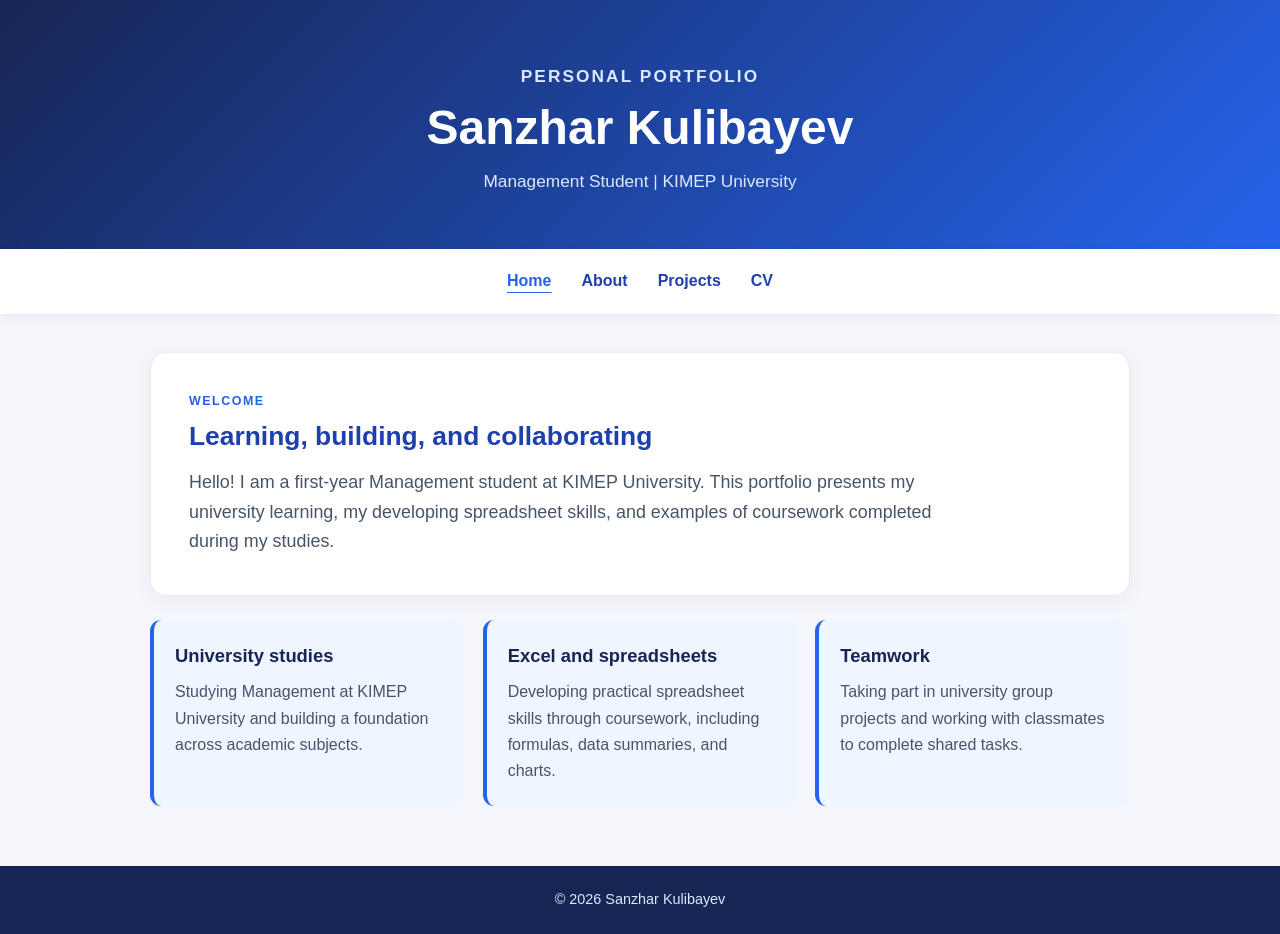
<file: index.html>
<!DOCTYPE html>
<html lang="en">
<head>
    <meta charset="UTF-8">
    <meta name="viewport" content="width=device-width, initial-scale=1.0">
    <meta name="description" content="Personal portfolio of Sanzhar, a Management student at KIMEP University.">
    <title>Sanzhar | Home</title>
    <link rel="stylesheet" href="style.css">
</head>
<body>

<header class="site-header">
    <p class="eyebrow">Personal portfolio</p>
    <h1>Sanzhar Kulibayev</h1>
    <p>Management Student | KIMEP University</p>
</header>

<div class="nav-wrap">
    <nav aria-label="Main navigation">
        <a href="index.html" aria-current="page">Home</a>
        <a href="about.html">About</a>
        <a href="projects.html">Projects</a>
        <a href="cv.html">CV</a>
    </nav>
</div>

<main>
    <section class="panel">
        <p class="eyebrow">Welcome</p>
        <h2>Learning, building, and collaborating</h2>
        <p class="lead">
            Hello! I am a first-year Management student at KIMEP University.
            This portfolio presents my university learning, my developing
            spreadsheet skills, and examples of coursework completed during my studies.
        </p>
    </section>

    <section class="grid">
        <article class="info-card">
            <h3>University studies</h3>
            <p>Studying Management at KIMEP University and building a foundation across academic subjects.</p>
        </article>

        <article class="info-card">
            <h3>Excel and spreadsheets</h3>
            <p>Developing practical spreadsheet skills through coursework, including formulas, data summaries, and charts.</p>
        </article>

        <article class="info-card">
            <h3>Teamwork</h3>
            <p>Taking part in university group projects and working with classmates to complete shared tasks.</p>
        </article>
    </section>
</main>

<footer>
    <p>© 2026 Sanzhar Kulibayev</p>
</footer>

</body>
</html>
</file>
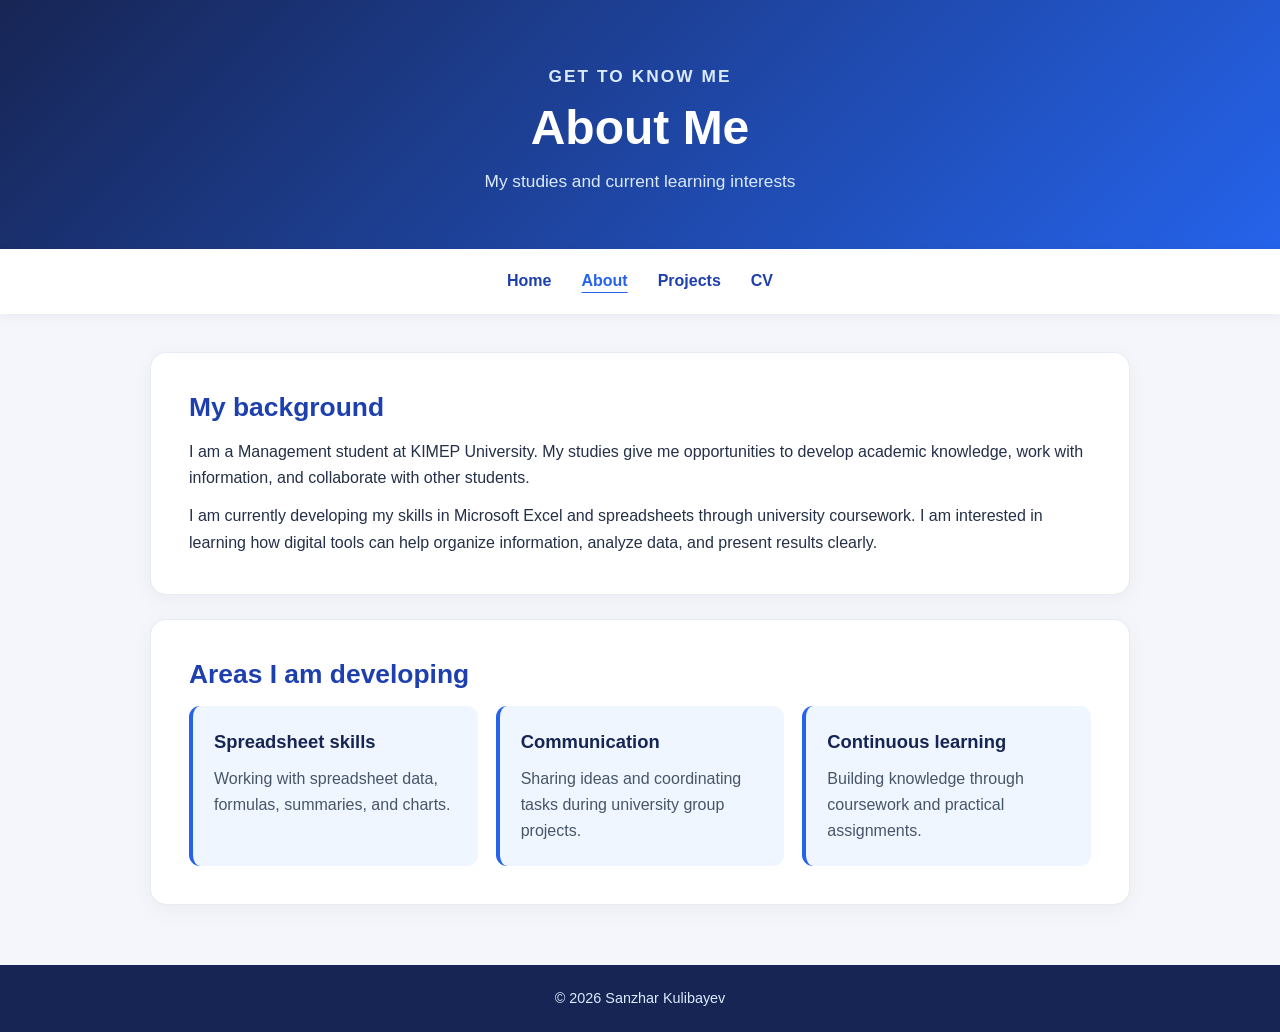
<file: about.html>
<!DOCTYPE html>
<html lang="en">
<head>
    <meta charset="UTF-8">
    <meta name="viewport" content="width=device-width, initial-scale=1.0">
    <title>Sanzhar | About</title>
    <link rel="stylesheet" href="style.css">
</head>
<body>

<header class="site-header">
    <p class="eyebrow">Get to know me</p>
    <h1>About Me</h1>
    <p>My studies and current learning interests</p>
</header>

<div class="nav-wrap">
    <nav aria-label="Main navigation">
        <a href="index.html">Home</a>
        <a href="about.html" aria-current="page">About</a>
        <a href="projects.html">Projects</a>
        <a href="cv.html">CV</a>
    </nav>
</div>

<main>
    <section class="panel">
        <h2>My background</h2>
        <p>
            I am a Management student at KIMEP University. My studies give me
            opportunities to develop academic knowledge, work with information,
            and collaborate with other students.
        </p>
        <p>
            I am currently developing my skills in Microsoft Excel and
            spreadsheets through university coursework. I am interested in
            learning how digital tools can help organize information, analyze
            data, and present results clearly.
        </p>
    </section>

    <section class="panel">
        <h2>Areas I am developing</h2>

        <div class="grid">
            <article class="info-card">
                <h3>Spreadsheet skills</h3>
                <p>Working with spreadsheet data, formulas, summaries, and charts.</p>
            </article>

            <article class="info-card">
                <h3>Communication</h3>
                <p>Sharing ideas and coordinating tasks during university group projects.</p>
            </article>

            <article class="info-card">
                <h3>Continuous learning</h3>
                <p>Building knowledge through coursework and practical assignments.</p>
            </article>
        </div>
    </section>
</main>

<footer>
    <p>© 2026 Sanzhar Kulibayev</p>
</footer>

</body>
</html>
</file>
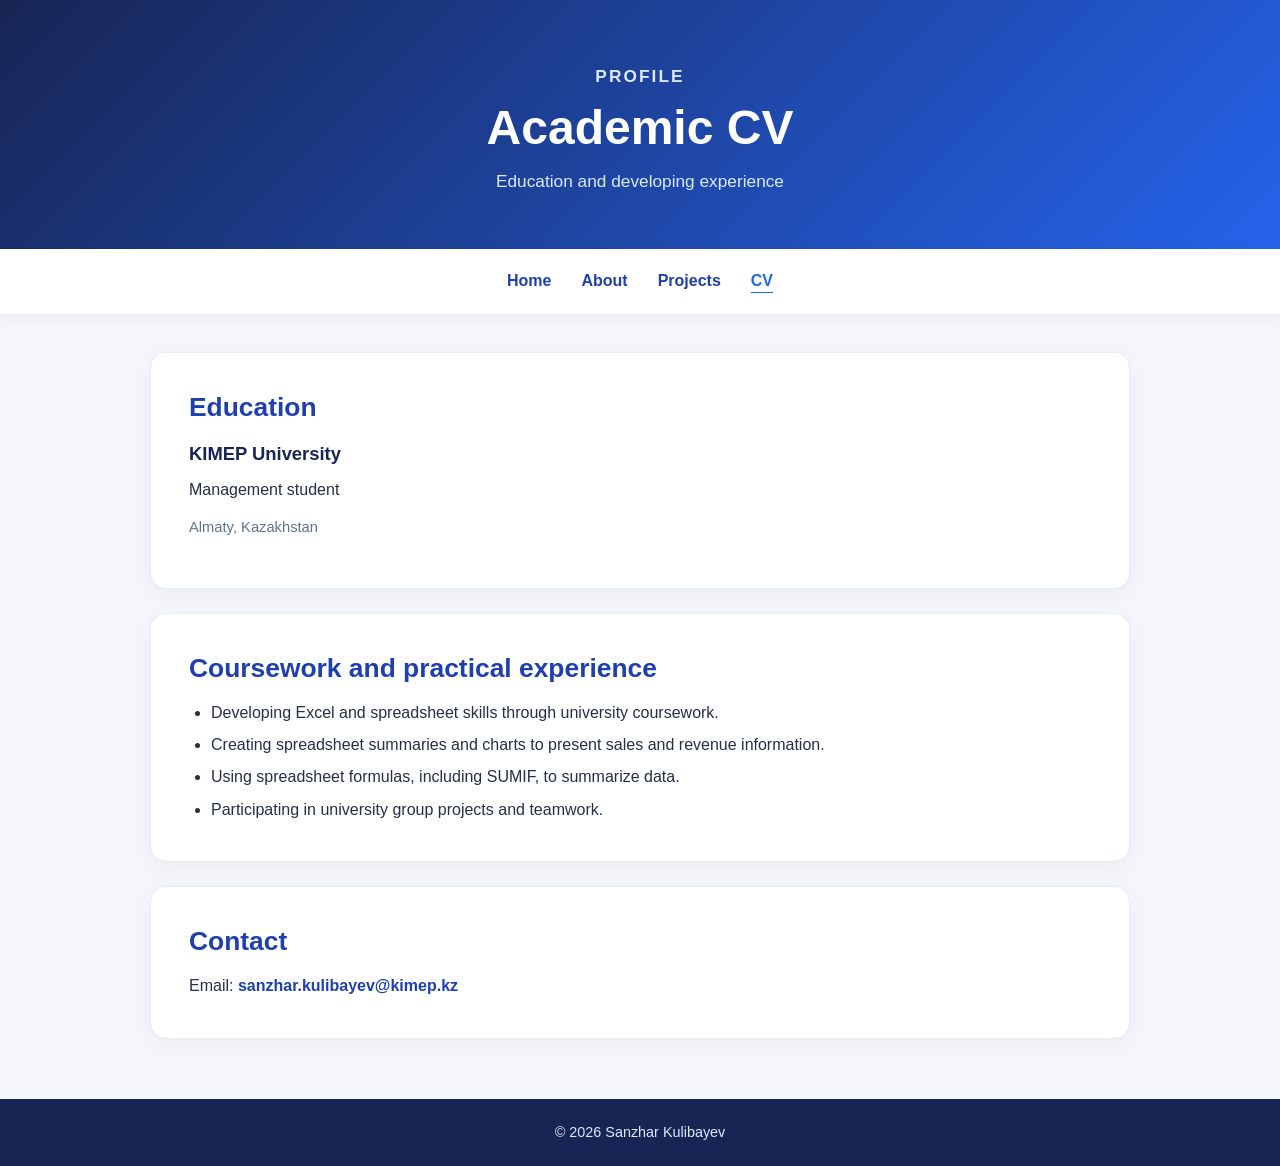
<file: cv.html>
<!DOCTYPE html>
<html lang="en">
<head>
    <meta charset="UTF-8">
    <meta name="viewport" content="width=device-width, initial-scale=1.0">
    <title>Sanzhar | CV</title>
    <link rel="stylesheet" href="style.css">
</head>
<body>

<header class="site-header">
    <p class="eyebrow">Profile</p>
    <h1>Academic CV</h1>
    <p>Education and developing experience</p>
</header>

<div class="nav-wrap">
    <nav aria-label="Main navigation">
        <a href="index.html">Home</a>
        <a href="about.html">About</a>
        <a href="projects.html">Projects</a>
        <a href="cv.html" aria-current="page">CV</a>
    </nav>
</div>

<main>
    <section class="panel">
        <h2>Education</h2>
        <h3>KIMEP University</h3>
        <p>Management student</p>
        <p class="meta">Almaty, Kazakhstan</p>
    </section>

    <section class="panel">
        <h2>Coursework and practical experience</h2>
        <ul>
            <li>Developing Excel and spreadsheet skills through university coursework.</li>
            <li>Creating spreadsheet summaries and charts to present sales and revenue information.</li>
            <li>Using spreadsheet formulas, including SUMIF, to summarize data.</li>
            <li>Participating in university group projects and teamwork.</li>
        </ul>
    </section>

    <section class="panel">
        <h2>Contact</h2>
        <p>
            Email:
            <a class="contact-link" href="mailto:sanzhar.kulibayev@kimep.kz">
                sanzhar.kulibayev@kimep.kz
            </a>
        </p>
    </section>
</main>

<footer>
    <p>© 2026 Sanzhar Kulibayev</p>
</footer>

</body>
</html>
</file>
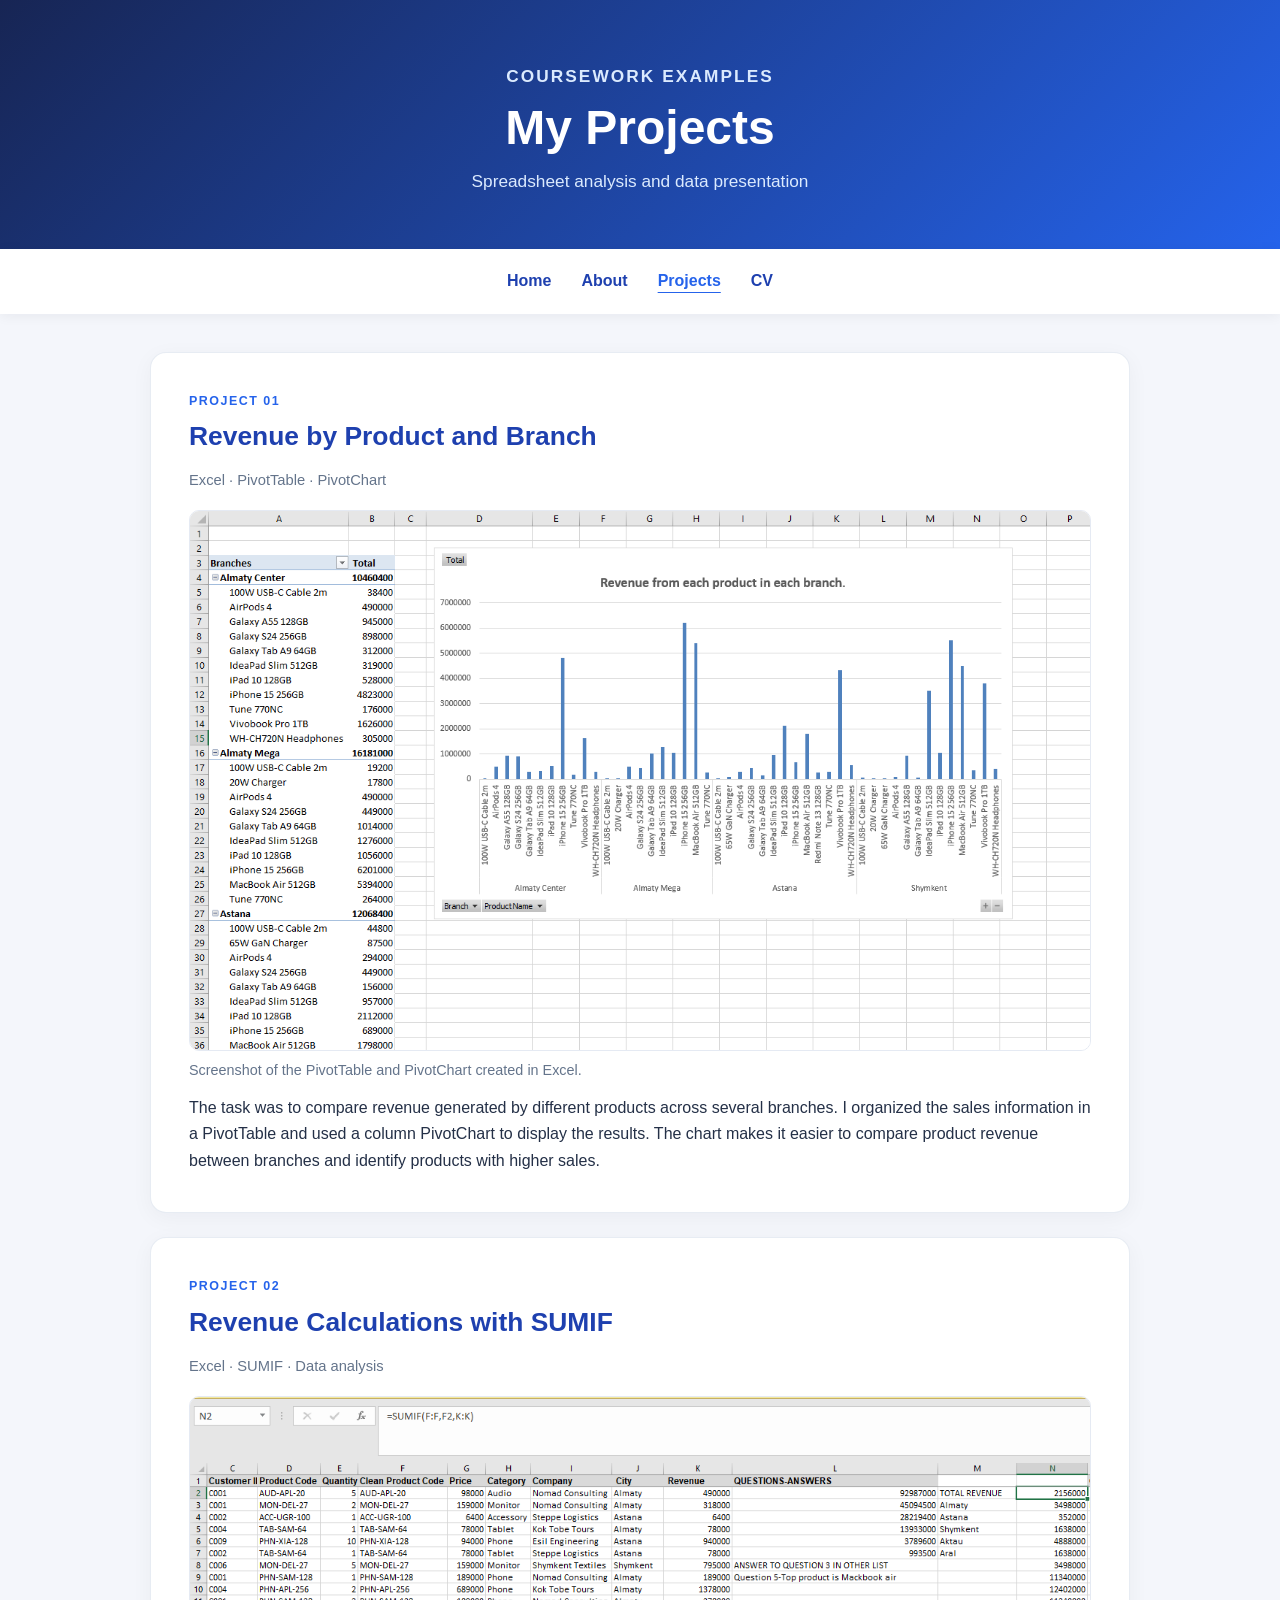
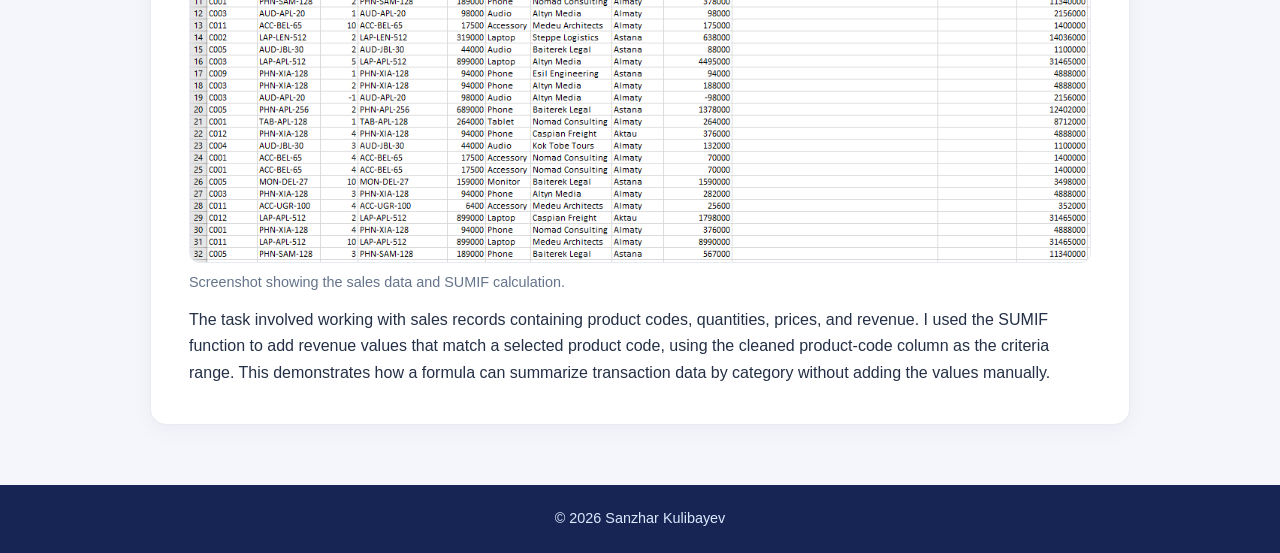
<file: projects.html>
<!DOCTYPE html>
<html lang="en">
<head>
    <meta charset="UTF-8">
    <meta name="viewport" content="width=device-width, initial-scale=1.0">
    <meta name="description" content="Examples of spreadsheet coursework by Sanzhar Kulibayev.">
    <title>Sanzhar | Projects</title>
    <link rel="stylesheet" href="style.css">
</head>
<body>

<header class="site-header">
    <p class="eyebrow">Coursework examples</p>
    <h1>My Projects</h1>
    <p>Spreadsheet analysis and data presentation</p>
</header>

<div class="nav-wrap">
    <nav aria-label="Main navigation">
        <a href="index.html">Home</a>
        <a href="about.html">About</a>
        <a href="projects.html" aria-current="page">Projects</a>
        <a href="cv.html">CV</a>
    </nav>
</div>

<main>
    <section class="panel project">
        <p class="eyebrow">Project 01</p>
        <h2>Revenue by Product and Branch</h2>
        <p class="meta">Excel · PivotTable · PivotChart</p>

        <img src="project1-pivot-chart.PNG.PNG"
             alt="Excel PivotTable and column chart comparing product revenue across branches.">

        <p class="project-caption">
            Screenshot of the PivotTable and PivotChart created in Excel.
        </p>

        <p>
            The task was to compare revenue generated by different products
            across several branches. I organized the sales information in a
            PivotTable and used a column PivotChart to display the results.
            The chart makes it easier to compare product revenue between
            branches and identify products with higher sales.
        </p>
    </section>

    <section class="panel project">
        <p class="eyebrow">Project 02</p>
        <h2>Revenue Calculations with SUMIF</h2>
        <p class="meta">Excel · SUMIF · Data analysis</p>

        <img src="project2-sumif-analysis.PNG.PNG"
             alt="Excel worksheet showing product codes, revenue data, and a SUMIF formula.">

        <p class="project-caption">
            Screenshot showing the sales data and SUMIF calculation.
        </p>

        <p>
            The task involved working with sales records containing product
            codes, quantities, prices, and revenue. I used the SUMIF function
            to add revenue values that match a selected product code, using
            the cleaned product-code column as the criteria range. This
            demonstrates how a formula can summarize transaction data by
            category without adding the values manually.
        </p>
    </section>
</main>

<footer>
    <p>© 2026 Sanzhar Kulibayev</p>
</footer>

</body>
</html>
</file>
<file: style.css>
* {
    margin: 0;
    padding: 0;
    box-sizing: border-box;
}

:root {
    --navy: #172554;
    --blue: #2563eb;
    --blue-dark: #1e40af;
    --ink: #243047;
    --muted: #64748b;
    --paper: #f4f6fb;
    --white: #ffffff;
    --line: #e5eaf3;
    --soft-blue: #eff6ff;
}

html {
    scroll-behavior: smooth;
}

body {
    font-family: Arial, Helvetica, sans-serif;
    background: var(--paper);
    color: var(--ink);
    line-height: 1.65;
}

a {
    color: inherit;
}

.site-header {
    background: linear-gradient(135deg, var(--navy), var(--blue));
    color: white;
    padding: 62px 20px 54px;
    text-align: center;
}

.site-header h1 {
    font-size: clamp(2rem, 5vw, 3rem);
    line-height: 1.15;
    margin-bottom: 12px;
}

.site-header p {
    color: #dbeafe;
    font-size: 1.08rem;
}

.nav-wrap {
    background: white;
    box-shadow: 0 2px 12px rgba(15, 23, 42, 0.06);
}

nav {
    max-width: 1080px;
    margin: auto;
    padding: 15px 22px;
    display: flex;
    justify-content: center;
    flex-wrap: wrap;
    gap: 10px 30px;
}

nav a {
    color: var(--blue-dark);
    text-decoration: none;
    font-weight: 700;
    padding: 4px 0;
}

nav a:hover,
nav a[aria-current="page"] {
    color: var(--blue);
    text-decoration: underline;
    text-underline-offset: 6px;
}

main {
    width: min(100% - 32px, 980px);
    margin: 38px auto 60px;
}

.panel {
    background: var(--white);
    border: 1px solid rgba(226, 232, 240, 0.8);
    border-radius: 16px;
    padding: clamp(22px, 4vw, 38px);
    box-shadow: 0 5px 22px rgba(15, 23, 42, 0.045);
    margin-bottom: 24px;
}

h2 {
    color: var(--blue-dark);
    font-size: 1.65rem;
    margin-bottom: 15px;
    line-height: 1.25;
}

h3 {
    color: var(--navy);
    margin-bottom: 8px;
    font-size: 1.15rem;
}

p + p {
    margin-top: 12px;
}

.lead {
    font-size: 1.12rem;
    color: #475569;
    max-width: 760px;
}

.eyebrow {
    color: var(--blue);
    text-transform: uppercase;
    letter-spacing: 0.12em;
    font-size: 0.78rem;
    font-weight: 800;
    margin-bottom: 9px;
}

.grid {
    display: grid;
    grid-template-columns: repeat(auto-fit, minmax(220px, 1fr));
    gap: 18px;
}

.info-card {
    background: var(--soft-blue);
    border-left: 4px solid var(--blue);
    padding: 21px;
    border-radius: 11px;
}

.info-card p {
    color: #475569;
}

.project {
    overflow: hidden;
}

.project img {
    display: block;
    width: 100%;
    height: auto;
    border: 1px solid var(--line);
    border-radius: 10px;
    margin: 18px 0;
}

.project-caption {
    color: var(--muted);
    font-size: 0.9rem;
    margin-top: -10px;
}

.meta {
    color: var(--muted);
    font-size: 0.92rem;
    margin-bottom: 10px;
}

.contact-link {
    color: var(--blue-dark);
    font-weight: 700;
    text-decoration: none;
}

.contact-link:hover {
    text-decoration: underline;
}

ul {
    padding-left: 22px;
    margin-top: 9px;
}

li + li {
    margin-top: 6px;
}

footer {
    background: var(--navy);
    color: #dbeafe;
    text-align: center;
    padding: 22px 15px;
}

footer p {
    font-size: 0.9rem;
}

@media (max-width: 600px) {
    .site-header {
        padding: 45px 18px 40px;
    }

    nav {
        gap: 8px 18px;
        padding: 13px 12px;
    }

    main {
        width: min(100% - 22px, 980px);
        margin-top: 22px;
    }

    .panel {
        padding: 22px 18px;
        border-radius: 12px;
    }

    h2 {
        font-size: 1.45rem;
    }
}
</file>
